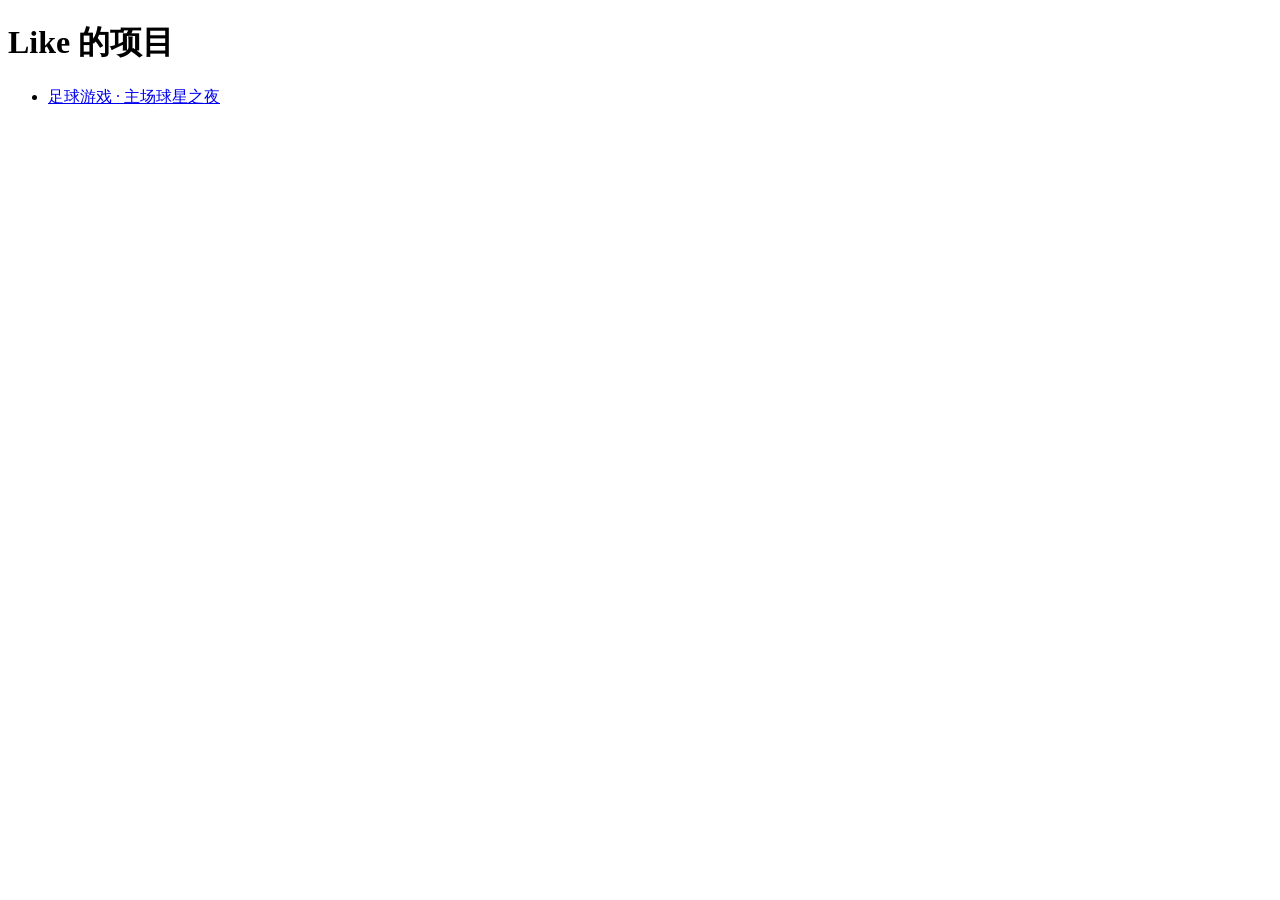
<file: index.html>
<!doctype html>
<html lang="zh-CN">
<head>
  <meta charset="utf-8">
  <meta name="viewport" content="width=device-width, initial-scale=1">
  <title>Like 的项目</title>
</head>
<body>
  <main>
    <h1>Like 的项目</h1>
    <ul><li><a href="./football-game/">足球游戏 · 主场球星之夜</a></li></ul>
  </main>
</body>
</html>
</file>
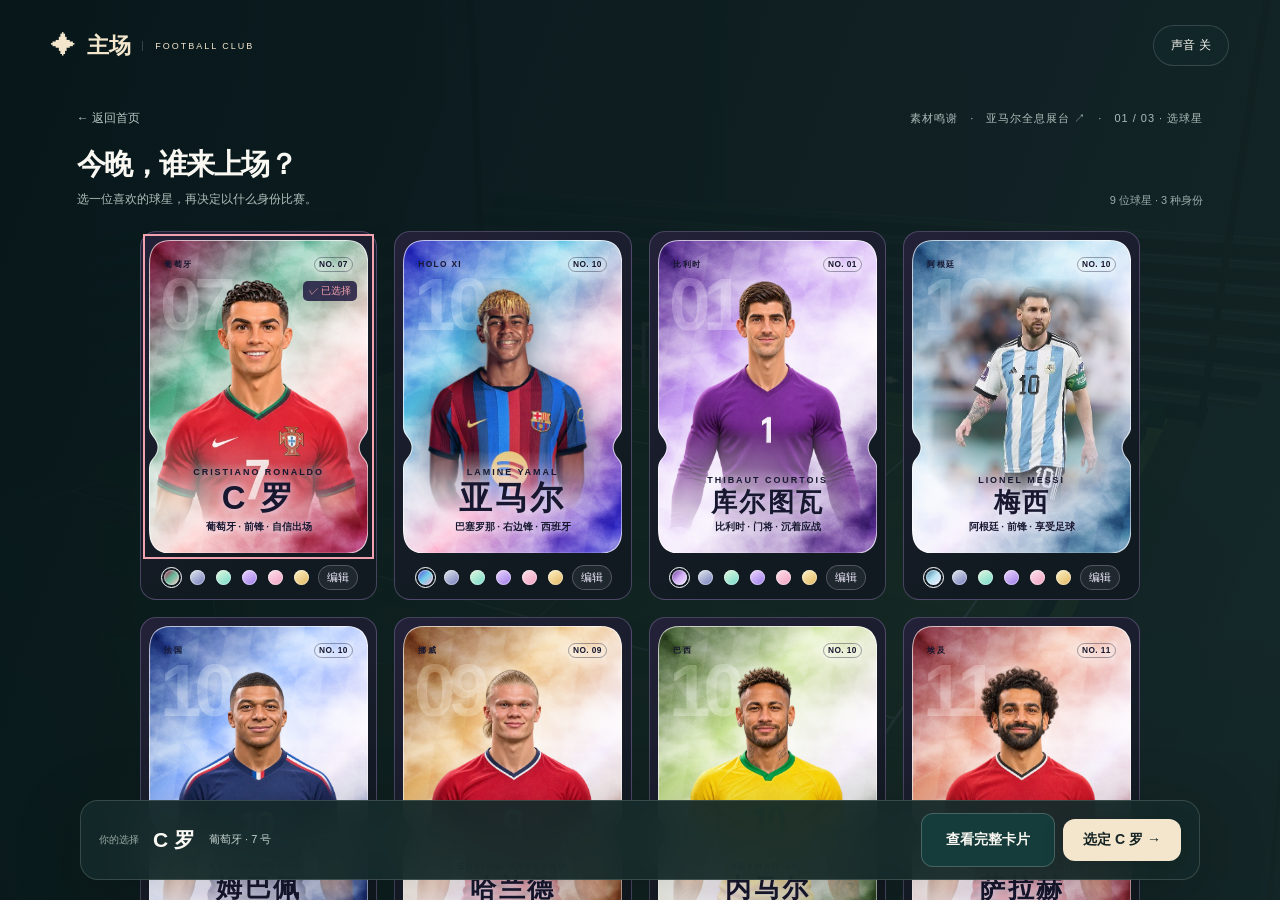
<file: football-game/index.html>
<!doctype html><html lang="zh-CN"><head><base href="./play-v3/"><meta charset="utf-8"><meta name="viewport" content="width=device-width,initial-scale=1,viewport-fit=cover"><title>主场 · 球星之夜</title><link rel="stylesheet" href="style.css?v=3q"><script type="importmap">{"imports":{"three":"../vendor/three.module.js"}}</script><link rel="stylesheet" href="holo-roster.css?v=4a"></head><body>
<div id="world" aria-label="三维足球场"></div><div class="vignette"></div>
<header><a href="#start" class="brand">✦ <b>主场</b><span>FOOTBALL CLUB</span></a><div class="header-right"><button id="sound" aria-pressed="false">声音 关</button><button id="view" hidden>视角：跟随</button><button id="pause" hidden>暂停 Ⅱ</button></div></header>
<main>
<section id="start" class="screen start"><div class="hero-copy"><p class="eyebrow">YOUR GAME. YOUR MOMENT.</p><h1>这一脚，<br>全场记住。</h1><p class="lead">穿上 7 号球衣，走进你的主场。</p><button class="primary" id="choose-star">选择球星 <span>↗</span></button><div class="mini-features"><span>自由跑动</span><i></i><span>蓄力射门</span><i></i><span>全场欢呼</span></div></div><div class="hero-art"><span class="giant-seven">7</span><picture><source srcset="../game/assets/ronaldo.webp" type="image/webp"><img src="../game/assets/ronaldo.png" alt="C罗"/></picture><div class="nameplate"><span>CRISTIANO</span><strong>RONALDO</strong><p>葡萄牙 · 7 号</p></div></div><div class="bottom-note">九位球星，三种比赛视角。</div></section>
<section id="stars" class="screen" hidden><div class="step-head"><button class="back" type="button" data-back="start">← 返回首页</button><span><a href="credits.html" target="_blank" rel="noopener">素材鸣谢</a>　·　<a href="yamal-card.html" target="_blank" rel="noopener">亚马尔全息展台 ↗</a>　·　01 / 03 · 选球星</span></div><div class="roster-heading"><div><p class="eyebrow">THE STARTING NINE</p><h2>今晚，谁来上场？</h2><p>选一位喜欢的球星，再决定以什么身份比赛。</p></div><span>9 位球星 · 3 种身份</span></div><div class="roster" id="roster" aria-label="选择你的球星"></div><div class="selection-bar glass"><div><span class="selected-label">你的选择</span><strong id="chosen-name">C 罗</strong><span id="chosen-country">葡萄牙 · 7 号</span></div><div class="selection-actions"><button class="secondary" id="view-full-card" type="button">查看完整卡片</button><button class="primary" id="choose-role">选定 C 罗 →</button></div></div></section>
<section id="roles" class="screen" hidden><div class="step-head"><button class="back" data-back="stars">← 选球星</button><span>02 / 03 · 选身份</span></div><div class="role-heading"><p class="eyebrow">MAKE IT YOUR GAME</p><h2>今天，你来掌控什么？</h2><p>同一座球场，三种不同的挑战。</p></div><div class="roles-grid"><button class="role-card active" data-role="player" aria-pressed="true"><span class="role-icon">↗</span><small>ATTACK</small><h3>球员</h3><p>带球寻找角度<br>突破门将，完成射门</p><span class="role-tag">5 次射门</span></button><button class="role-card" data-role="keeper" aria-pressed="false"><span class="role-icon">⌁</span><small>DEFEND</small><h3>门将</h3><p>观察来球方向<br>移动、扑救，守住球门</p><span class="role-tag">5 次扑救</span></button><button class="role-card" data-role="referee" aria-pressed="false"><span class="role-icon">⚑</span><small>DECIDE</small><h3>裁判</h3><p>跟随球员跑动<br>看清接触，作出判罚</p><span class="role-tag">4 次判罚</span></button></div><div class="role-footer"><span><b id="role-star">C 罗</b> · <b id="role-selected">球员</b></span><button class="primary" id="prepare">准备上场 <span>→</span></button></div></section>
<section id="brief" class="screen centered" hidden><div class="brief-panel glass"><p class="eyebrow">03 / 03 · 走进球场</p><h2 id="brief-title">射门挑战</h2><p id="brief-goal"></p><div id="instructions"></div><p id="load-status" role="status">正在准备球员…</p><button class="primary" id="kickoff" disabled>球员准备中…</button><button class="text-button" data-back="roles">重新选择身份</button></div></section>
<section id="match" class="screen" hidden><div class="scoreboard glass"><div><small id="mode-label">射门挑战</small><strong id="score">0 <em>/ 5</em></strong></div><span class="score-divider"></span><div><small id="round-label">第 1 / 5 球</small><strong id="clock">00:00</strong></div></div><div class="match-tag glass"><span class="live-dot"></span><span id="player-tag">C罗 · 球员</span></div><div id="broadcast" hidden><span id="broadcast-label">球星特写</span><button id="skip-cutaway">下一球 →</button></div><div id="event" role="status" aria-live="polite"><small id="event-small"></small><strong id="event-title"></strong><p id="event-detail"></p></div><div class="match-help glass" id="match-help"></div><div id="shot-controls"><p id="aim-status" role="status">点击球门选择落点</p><label class="power-label" for="power">射门力度 <output id="power-value" for="power">65%</output></label><input type="range" class="power-track" id="power" min="18" max="100" value="65" disabled><button id="action" class="action">射门</button></div><div class="touch-pad" id="touch-pad"><button data-key="KeyW" class="up" aria-label="向前跑">↑</button><button data-key="KeyA" aria-label="向左跑">←</button><button data-key="KeyS" aria-label="向后跑">↓</button><button data-key="KeyD" aria-label="向右跑">→</button></div><div id="ref-controls" hidden><button id="foul" class="primary">鸣哨 · 判犯规</button><button id="play-on" class="secondary">比赛继续</button><button id="ref-replay" class="secondary" disabled>↻ 再看一次</button></div><div class="round-dots" id="round-dots"></div></section>
<section id="results" class="screen centered" hidden><div class="result-panel glass"><p class="eyebrow">THE FINAL WHISTLE</p><h2 id="result-title">精彩表现！</h2><div class="result-score" id="result-score">3 <span>/ 5</span></div><p id="result-desc"></p><div class="result-actions"><button class="primary" id="again">再来一场 ↗</button><button class="secondary" id="change-role">换个身份</button></div><button class="text-button" data-back="stars">换一位球星</button></div></section>
</main><div id="pause-panel" class="modal" hidden><div class="glass"><p class="eyebrow">TAKE A BREATH</p><h2>中场休息</h2><button class="primary" id="resume">继续比赛</button><button class="text-button" id="exit-match">退出本场</button></div></div><div id="fatal" hidden role="alert"></div><script type="module" src="app.js?v=4c"></script><svg width="0" height="0" style="position:absolute" aria-hidden="true">
  <defs>
    <clipPath id="yamal-ticket" clipPathUnits="objectBoundingBox">
      <path d="M.10 0H.90Q1 0 1 .076V.595Q1 .611 .982 .627Q.94 .661 .982 .696Q1 .711 1 .727V.924Q1 1 .90 1H.10Q0 1 0 .924V.727Q0 .711 .018 .696Q.06 .661 .018 .627Q0 .611 0 .595V.076Q0 0 .10 0Z"/>
    </clipPath>
    <filter id="yamal-marble" x="0" y="0" width="100%" height="100%" color-interpolation-filters="sRGB">
      <feTurbulence type="fractalNoise" baseFrequency=".017 .023" numOctaves="5" seed="12"/>
      <feColorMatrix type="saturate" values="0"/>
      <feComponentTransfer><feFuncR type="linear" slope="2.65" intercept="-.82"/><feFuncG type="linear" slope="2.65" intercept="-.82"/><feFuncB type="linear" slope="2.65" intercept="-.82"/><feFuncA type="linear" slope="0" intercept="1"/></feComponentTransfer>
    </filter>
    <filter id="yamal-grain" x="0" y="0" width="100%" height="100%">
      <feTurbulence type="fractalNoise" baseFrequency=".73" numOctaves="3" seed="4"/>
      <feColorMatrix type="saturate" values="0"/>
    </filter>
    <pattern id="yamal-facets" width="67" height="70" patternUnits="userSpaceOnUse" patternTransform="rotate(-16)">
      <path d="M0 0 32 8 17 38ZM67 0 32 8 54 29ZM17 38 54 29 38 65ZM0 70 17 38 38 65Z" fill="#fff" fill-opacity=".18"/>
      <path d="M0 0 17 38 0 70ZM32 8 17 38 54 29ZM67 70 38 65 54 29Z" fill="#130934" fill-opacity=".19"/>
    </pattern>
  </defs>
</svg>
<template id="roster-hologram"><div class="roster-holo"><div class="face">
            <svg class="metal" viewBox="0 0 260 372" preserveAspectRatio="none" aria-hidden="true"><rect width="260" height="372" filter="url(#yamal-marble)"/></svg>
            <svg class="etch" viewBox="0 0 260 372" preserveAspectRatio="none" aria-hidden="true"><rect width="260" height="372" fill="url(#yamal-facets)"/><rect width="260" height="372" filter="url(#yamal-grain)" opacity=".44"/></svg>
            <div class="light" aria-hidden="true"></div>
            <div class="number" aria-hidden="true"></div>
            <img class="player" alt="">
            <div class="player-shine" aria-hidden="true"></div>
            <div class="collection"><span></span><span></span></div>
            <div class="copy">
              <span class="latin"></span>
              <strong></strong>
              <p></p>
            </div>
            <svg class="edge" viewBox="0 0 260 372" preserveAspectRatio="none" aria-hidden="true">
              <path d="M26 0H234Q260 0 260 28V221Q260 227 255.32 233.24Q244.4 245.89 255.32 258.91Q260 264.49 260 270.44V344Q260 372 234 372H26Q0 372 0 344V270.44Q0 264.49 4.68 258.91Q15.6 245.89 4.68 233.24Q0 227 0 221V28Q0 0 26 0Z" fill="none" stroke="#fff" stroke-opacity=".65" stroke-width="2.5"/>
            </svg>
          </div>
        </div><span class="selected-mark">选择</span></template>
<dialog id="full-player-card" aria-labelledby="full-player-card-title">
  <div class="card-dialog-bar"><strong id="full-player-card-title">完整球星卡</strong><button class="secondary" id="close-full-card" type="button">返回选人</button></div>
  <iframe title="互动全息球星卡"></iframe>
</dialog>
<dialog id="roster-card-editor" aria-labelledby="roster-card-editor-title">
  <form method="dialog">
    <h2 id="roster-card-editor-title">编辑球星卡</h2>
    <label>标题<input name="cardTitle" maxlength="18" required></label>
    <label>说明<input name="cardDescription" maxlength="65"></label>
    <div class="card-edit-actions"><button class="secondary" value="cancel" formnovalidate>取消</button><button class="primary" value="save">保存</button></div>
  </form>
</dialog>
</body></html>
</file>
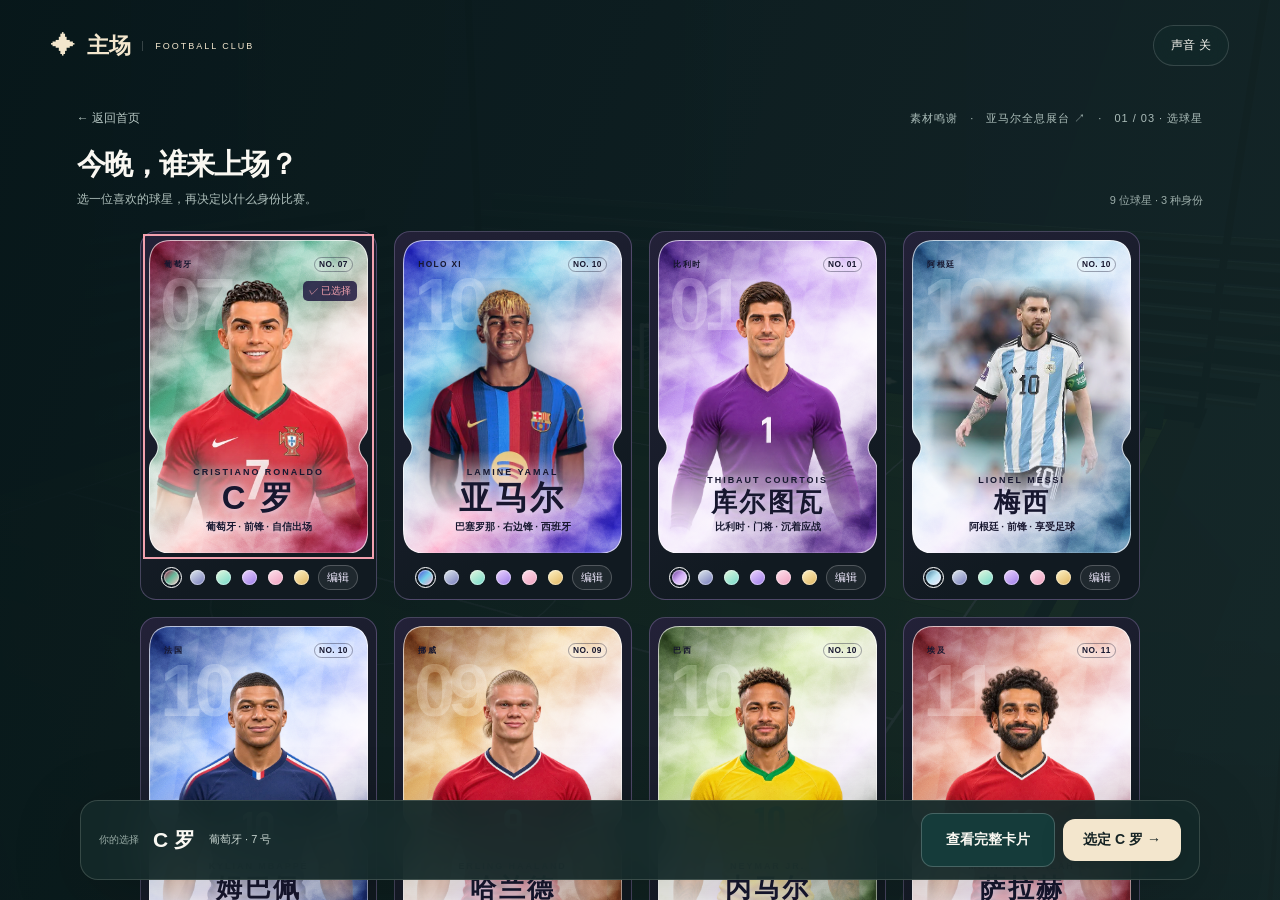
<file: football-game/play-v3/index.html>
<!doctype html><html lang="zh-CN"><head><meta charset="utf-8"><meta name="viewport" content="width=device-width,initial-scale=1,viewport-fit=cover"><title>主场 · 球星之夜</title><link rel="stylesheet" href="style.css?v=3q"><script type="importmap">{"imports":{"three":"../vendor/three.module.js"}}</script><link rel="stylesheet" href="holo-roster.css?v=4a"></head><body>
<div id="world" aria-label="三维足球场"></div><div class="vignette"></div>
<header><a href="#start" class="brand">✦ <b>主场</b><span>FOOTBALL CLUB</span></a><div class="header-right"><button id="sound" aria-pressed="false">声音 关</button><button id="view" hidden>视角：跟随</button><button id="pause" hidden>暂停 Ⅱ</button></div></header>
<main>
<section id="start" class="screen start"><div class="hero-copy"><p class="eyebrow">YOUR GAME. YOUR MOMENT.</p><h1>这一脚，<br>全场记住。</h1><p class="lead">穿上 7 号球衣，走进你的主场。</p><button class="primary" id="choose-star">选择球星 <span>↗</span></button><div class="mini-features"><span>自由跑动</span><i></i><span>蓄力射门</span><i></i><span>全场欢呼</span></div></div><div class="hero-art"><span class="giant-seven">7</span><picture><source srcset="../game/assets/ronaldo.webp" type="image/webp"><img src="../game/assets/ronaldo.png" alt="C罗"/></picture><div class="nameplate"><span>CRISTIANO</span><strong>RONALDO</strong><p>葡萄牙 · 7 号</p></div></div><div class="bottom-note">九位球星，三种比赛视角。</div></section>
<section id="stars" class="screen" hidden><div class="step-head"><button class="back" type="button" data-back="start">← 返回首页</button><span><a href="credits.html" target="_blank" rel="noopener">素材鸣谢</a>　·　<a href="yamal-card.html" target="_blank" rel="noopener">亚马尔全息展台 ↗</a>　·　01 / 03 · 选球星</span></div><div class="roster-heading"><div><p class="eyebrow">THE STARTING NINE</p><h2>今晚，谁来上场？</h2><p>选一位喜欢的球星，再决定以什么身份比赛。</p></div><span>9 位球星 · 3 种身份</span></div><div class="roster" id="roster" aria-label="选择你的球星"></div><div class="selection-bar glass"><div><span class="selected-label">你的选择</span><strong id="chosen-name">C 罗</strong><span id="chosen-country">葡萄牙 · 7 号</span></div><div class="selection-actions"><button class="secondary" id="view-full-card" type="button">查看完整卡片</button><button class="primary" id="choose-role">选定 C 罗 →</button></div></div></section>
<section id="roles" class="screen" hidden><div class="step-head"><button class="back" data-back="stars">← 选球星</button><span>02 / 03 · 选身份</span></div><div class="role-heading"><p class="eyebrow">MAKE IT YOUR GAME</p><h2>今天，你来掌控什么？</h2><p>同一座球场，三种不同的挑战。</p></div><div class="roles-grid"><button class="role-card active" data-role="player" aria-pressed="true"><span class="role-icon">↗</span><small>ATTACK</small><h3>球员</h3><p>带球寻找角度<br>突破门将，完成射门</p><span class="role-tag">5 次射门</span></button><button class="role-card" data-role="keeper" aria-pressed="false"><span class="role-icon">⌁</span><small>DEFEND</small><h3>门将</h3><p>观察来球方向<br>移动、扑救，守住球门</p><span class="role-tag">5 次扑救</span></button><button class="role-card" data-role="referee" aria-pressed="false"><span class="role-icon">⚑</span><small>DECIDE</small><h3>裁判</h3><p>跟随球员跑动<br>看清接触，作出判罚</p><span class="role-tag">4 次判罚</span></button></div><div class="role-footer"><span><b id="role-star">C 罗</b> · <b id="role-selected">球员</b></span><button class="primary" id="prepare">准备上场 <span>→</span></button></div></section>
<section id="brief" class="screen centered" hidden><div class="brief-panel glass"><p class="eyebrow">03 / 03 · 走进球场</p><h2 id="brief-title">射门挑战</h2><p id="brief-goal"></p><div id="instructions"></div><p id="load-status" role="status">正在准备球员…</p><button class="primary" id="kickoff" disabled>球员准备中…</button><button class="text-button" data-back="roles">重新选择身份</button></div></section>
<section id="match" class="screen" hidden><div class="scoreboard glass"><div><small id="mode-label">射门挑战</small><strong id="score">0 <em>/ 5</em></strong></div><span class="score-divider"></span><div><small id="round-label">第 1 / 5 球</small><strong id="clock">00:00</strong></div></div><div class="match-tag glass"><span class="live-dot"></span><span id="player-tag">C罗 · 球员</span></div><div id="broadcast" hidden><span id="broadcast-label">球星特写</span><button id="skip-cutaway">下一球 →</button></div><div id="event" role="status" aria-live="polite"><small id="event-small"></small><strong id="event-title"></strong><p id="event-detail"></p></div><div class="match-help glass" id="match-help"></div><div id="shot-controls"><p id="aim-status" role="status">点击球门选择落点</p><label class="power-label" for="power">射门力度 <output id="power-value" for="power">65%</output></label><input type="range" class="power-track" id="power" min="18" max="100" value="65" disabled><button id="action" class="action">射门</button></div><div class="touch-pad" id="touch-pad"><button data-key="KeyW" class="up" aria-label="向前跑">↑</button><button data-key="KeyA" aria-label="向左跑">←</button><button data-key="KeyS" aria-label="向后跑">↓</button><button data-key="KeyD" aria-label="向右跑">→</button></div><div id="ref-controls" hidden><button id="foul" class="primary">鸣哨 · 判犯规</button><button id="play-on" class="secondary">比赛继续</button><button id="ref-replay" class="secondary" disabled>↻ 再看一次</button></div><div class="round-dots" id="round-dots"></div></section>
<section id="results" class="screen centered" hidden><div class="result-panel glass"><p class="eyebrow">THE FINAL WHISTLE</p><h2 id="result-title">精彩表现！</h2><div class="result-score" id="result-score">3 <span>/ 5</span></div><p id="result-desc"></p><div class="result-actions"><button class="primary" id="again">再来一场 ↗</button><button class="secondary" id="change-role">换个身份</button></div><button class="text-button" data-back="stars">换一位球星</button></div></section>
</main><div id="pause-panel" class="modal" hidden><div class="glass"><p class="eyebrow">TAKE A BREATH</p><h2>中场休息</h2><button class="primary" id="resume">继续比赛</button><button class="text-button" id="exit-match">退出本场</button></div></div><div id="fatal" hidden role="alert"></div><script type="module" src="app.js?v=4c"></script><svg width="0" height="0" style="position:absolute" aria-hidden="true">
  <defs>
    <clipPath id="yamal-ticket" clipPathUnits="objectBoundingBox">
      <path d="M.10 0H.90Q1 0 1 .076V.595Q1 .611 .982 .627Q.94 .661 .982 .696Q1 .711 1 .727V.924Q1 1 .90 1H.10Q0 1 0 .924V.727Q0 .711 .018 .696Q.06 .661 .018 .627Q0 .611 0 .595V.076Q0 0 .10 0Z"/>
    </clipPath>
    <filter id="yamal-marble" x="0" y="0" width="100%" height="100%" color-interpolation-filters="sRGB">
      <feTurbulence type="fractalNoise" baseFrequency=".017 .023" numOctaves="5" seed="12"/>
      <feColorMatrix type="saturate" values="0"/>
      <feComponentTransfer><feFuncR type="linear" slope="2.65" intercept="-.82"/><feFuncG type="linear" slope="2.65" intercept="-.82"/><feFuncB type="linear" slope="2.65" intercept="-.82"/><feFuncA type="linear" slope="0" intercept="1"/></feComponentTransfer>
    </filter>
    <filter id="yamal-grain" x="0" y="0" width="100%" height="100%">
      <feTurbulence type="fractalNoise" baseFrequency=".73" numOctaves="3" seed="4"/>
      <feColorMatrix type="saturate" values="0"/>
    </filter>
    <pattern id="yamal-facets" width="67" height="70" patternUnits="userSpaceOnUse" patternTransform="rotate(-16)">
      <path d="M0 0 32 8 17 38ZM67 0 32 8 54 29ZM17 38 54 29 38 65ZM0 70 17 38 38 65Z" fill="#fff" fill-opacity=".18"/>
      <path d="M0 0 17 38 0 70ZM32 8 17 38 54 29ZM67 70 38 65 54 29Z" fill="#130934" fill-opacity=".19"/>
    </pattern>
  </defs>
</svg>
<template id="roster-hologram"><div class="roster-holo"><div class="face">
            <svg class="metal" viewBox="0 0 260 372" preserveAspectRatio="none" aria-hidden="true"><rect width="260" height="372" filter="url(#yamal-marble)"/></svg>
            <svg class="etch" viewBox="0 0 260 372" preserveAspectRatio="none" aria-hidden="true"><rect width="260" height="372" fill="url(#yamal-facets)"/><rect width="260" height="372" filter="url(#yamal-grain)" opacity=".44"/></svg>
            <div class="light" aria-hidden="true"></div>
            <div class="number" aria-hidden="true"></div>
            <img class="player" alt="">
            <div class="player-shine" aria-hidden="true"></div>
            <div class="collection"><span></span><span></span></div>
            <div class="copy">
              <span class="latin"></span>
              <strong></strong>
              <p></p>
            </div>
            <svg class="edge" viewBox="0 0 260 372" preserveAspectRatio="none" aria-hidden="true">
              <path d="M26 0H234Q260 0 260 28V221Q260 227 255.32 233.24Q244.4 245.89 255.32 258.91Q260 264.49 260 270.44V344Q260 372 234 372H26Q0 372 0 344V270.44Q0 264.49 4.68 258.91Q15.6 245.89 4.68 233.24Q0 227 0 221V28Q0 0 26 0Z" fill="none" stroke="#fff" stroke-opacity=".65" stroke-width="2.5"/>
            </svg>
          </div>
        </div><span class="selected-mark">选择</span></template>
<dialog id="full-player-card" aria-labelledby="full-player-card-title">
  <div class="card-dialog-bar"><strong id="full-player-card-title">完整球星卡</strong><button class="secondary" id="close-full-card" type="button">返回选人</button></div>
  <iframe title="互动全息球星卡"></iframe>
</dialog>
<dialog id="roster-card-editor" aria-labelledby="roster-card-editor-title">
  <form method="dialog">
    <h2 id="roster-card-editor-title">编辑球星卡</h2>
    <label>标题<input name="cardTitle" maxlength="18" required></label>
    <label>说明<input name="cardDescription" maxlength="65"></label>
    <div class="card-edit-actions"><button class="secondary" value="cancel" formnovalidate>取消</button><button class="primary" value="save">保存</button></div>
  </form>
</dialog>
</body></html>
</file>
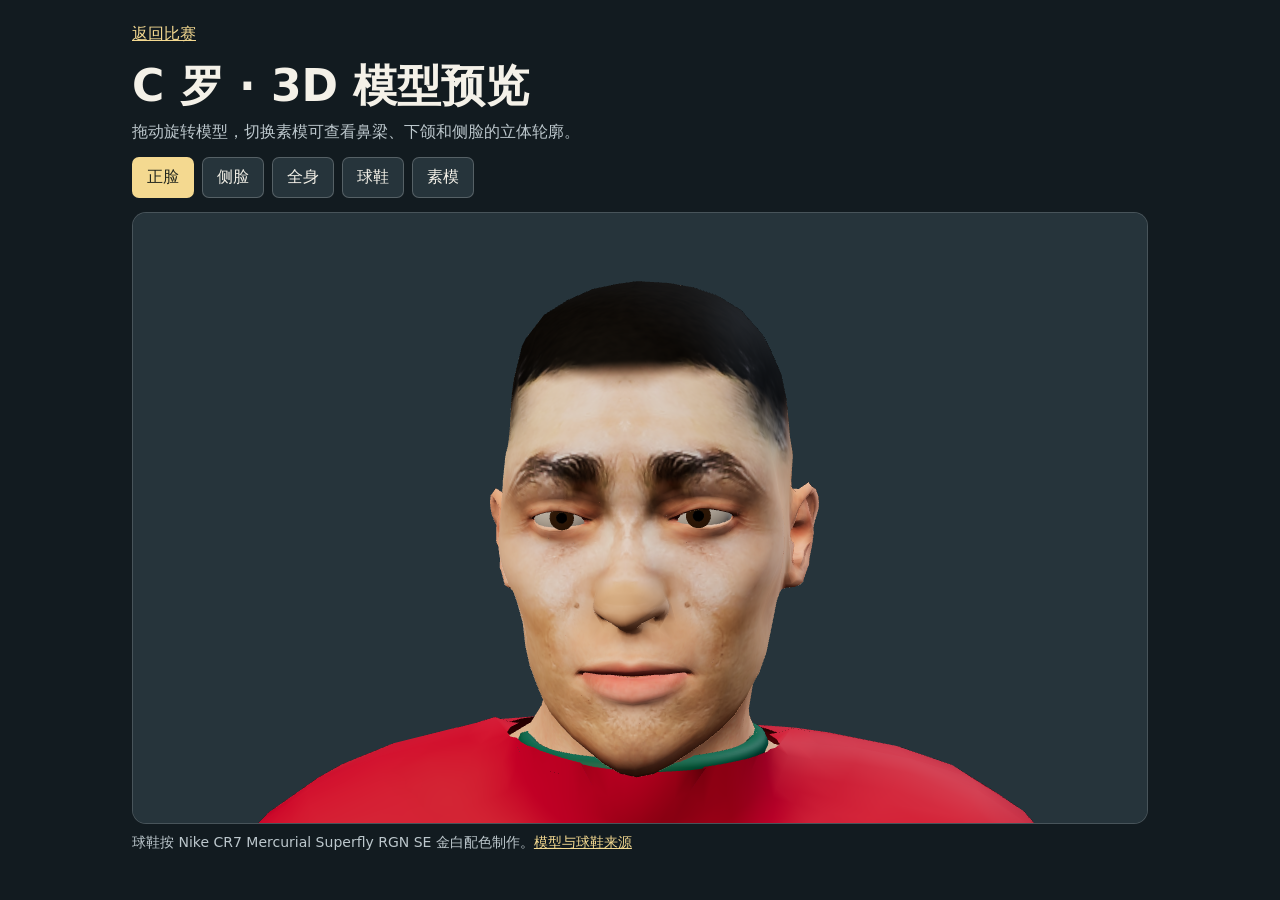
<file: football-game/play-v3/cr7-preview.html>
<!doctype html>
<html lang="zh-CN">
<head>
<meta charset="utf-8">
<meta name="viewport" content="width=device-width, initial-scale=1">
<title>C 罗 · 3D 模型预览</title>
<script type="importmap">{"imports":{"three":"../vendor/three.module.js"}}</script>
<style>
*{box-sizing:border-box}
body{margin:0;background:#121b20;color:#f4f1e8;font:16px system-ui,sans-serif}
main{max-width:1100px;margin:auto;padding:24px clamp(14px,4vw,42px)}
a{color:#f4d990}
h1{margin:12px 0 6px;font-size:clamp(28px,5vw,44px)}
p{color:#bcc7cc;margin:0 0 14px}
figure{margin:14px 0 0}
#stage{height:clamp(360px,68vh,740px);position:relative;border:1px solid #ffffff28;border-radius:14px;overflow:hidden;background:#26343b;touch-action:none;cursor:grab}
#stage:active{cursor:grabbing}
canvas{display:block}
.controls{display:flex;gap:8px;flex-wrap:wrap;align-items:center}
button{color:inherit;background:#26343b;border:1px solid #ffffff38;padding:9px 14px;border-radius:7px;font:inherit;cursor:pointer}
button[aria-pressed=true]{background:#f4d990;color:#20251d;border-color:transparent}
button:focus-visible,a:focus-visible,#stage:focus-visible{outline:2px solid #f4d990;outline-offset:3px}
#status{position:absolute;left:12px;bottom:10px;margin:0;pointer-events:none;background:#121b20d9;padding:5px 9px;border-radius:4px}
figcaption{margin-top:10px;color:#bcc7cc;font-size:14px}
</style>
</head>
<body>
<main>
<a href="./">返回比赛</a>
<h1>C 罗 · 3D 模型预览</h1>
<p>拖动旋转模型，切换素模可查看鼻梁、下颌和侧脸的立体轮廓。</p>
<div class="controls" aria-label="模型视角">
<button data-view="face" aria-pressed="true">正脸</button>
<button data-view="profile" aria-pressed="false">侧脸</button>
<button data-view="body" aria-pressed="false">全身</button>
<button data-view="boots" aria-pressed="false">球鞋</button>
<button id="clay" aria-pressed="false">素模</button>
</div>
<figure>
<div id="stage" tabindex="0" aria-label="C 罗 3D 模型，使用左右方向键旋转">
<p id="status" role="status">正在载入模型…</p>
</div>
<figcaption>球鞋按 Nike CR7 Mercurial Superfly RGN SE 金白配色制作。<a href="credits.html">模型与球鞋来源</a></figcaption>
</figure>
</main>
<script type="module" src="./cr7-preview.js?v=3x"></script>
</body>
</html>
</file>
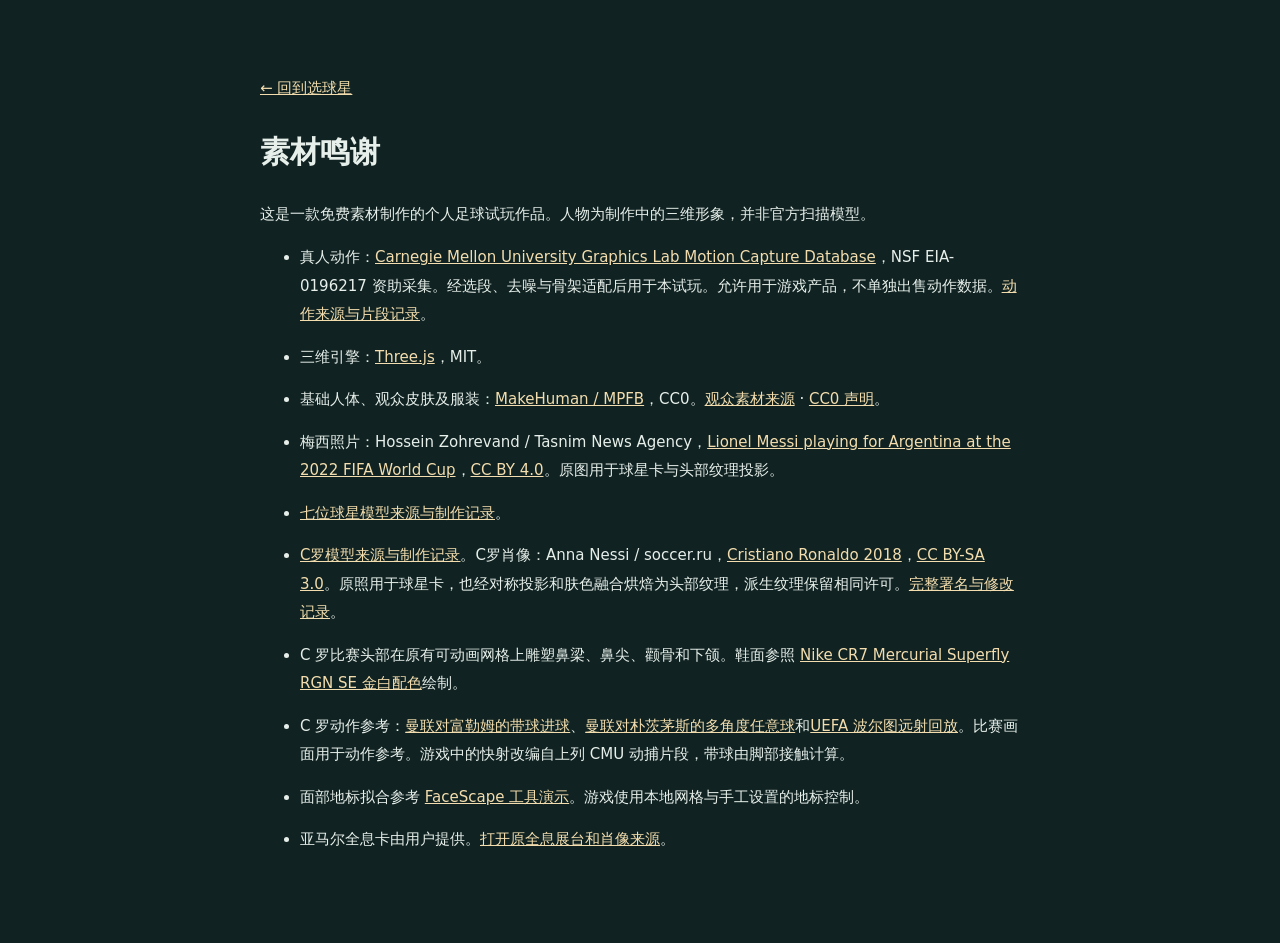
<file: football-game/play-v3/credits.html>
<!doctype html><html lang="zh-CN"><meta charset="utf-8"><meta name="viewport" content="width=device-width,initial-scale=1"><title>主场 · 素材鸣谢</title><style>body{max-width:760px;margin:50px auto;padding:24px;background:#102322;color:#e7efea;font:15px/1.9 system-ui}a{color:#f3ddae}h1{font-size:30px}li{margin:14px 0}</style><a href="./">← 回到选球星</a><h1>素材鸣谢</h1><p>这是一款免费素材制作的个人足球试玩作品。人物为制作中的三维形象，并非官方扫描模型。</p><ul><li>真人动作：<a href="https://mocap.cs.cmu.edu/">Carnegie Mellon University Graphics Lab Motion Capture Database</a>，NSF EIA-0196217 资助采集。经选段、去噪与骨架适配后用于本试玩。允许用于游戏产品，不单独出售动作数据。<a href="assets/mocap-contract.json">动作来源与片段记录</a>。</li><li>三维引擎：<a href="https://github.com/mrdoob/three.js">Three.js</a>，MIT。</li><li>基础人体、观众皮肤及服装：<a href="https://github.com/makehumancommunity/mpfb2">MakeHuman / MPFB</a>，CC0。<a href="assets/crowd/provenance.json">观众素材来源</a> · <a href="assets/LICENSE-MPFB-CC0.txt">CC0 声明</a>。</li><li>梅西照片：Hossein Zohrevand / Tasnim News Agency，<a href="https://commons.wikimedia.org/wiki/File:Lionel-Messi-Argentina-2022-FIFA-World-Cup.jpg">Lionel Messi playing for Argentina at the 2022 FIFA World Cup</a>，<a href="https://creativecommons.org/licenses/by/4.0/">CC BY 4.0</a>。原图用于球星卡与头部纹理投影。</li><li><a href="assets/players/PROVENANCE.txt">七位球星模型来源与制作记录</a>。</li><li><a href="assets/ronaldo-natural-provenance.json">C罗模型来源与制作记录</a>。C罗肖像：Anna Nessi / soccer.ru，<a href="https://commons.wikimedia.org/wiki/File:Cristiano_Ronaldo_2018.jpg">Cristiano Ronaldo 2018</a>，<a href="https://creativecommons.org/licenses/by-sa/3.0/">CC BY-SA 3.0</a>。原照用于球星卡，也经对称投影和肤色融合烘焙为头部纹理，派生纹理保留相同许可。<a href="assets/RONALDO-ATTRIBUTION.txt">完整署名与修改记录</a>。</li><li>C 罗比赛头部在原有可动画网格上雕塑鼻梁、鼻尖、颧骨和下颌。鞋面参照 <a href="https://www.nike.com/ca/t/nike-mercurial-superfly-rgn-se-firm-ground-low-top-football-boots-rEOGuwcq/IQ2995-900">Nike CR7 Mercurial Superfly RGN SE 金白配色</a>绘制。</li><li>C 罗动作参考：<a href="https://www.manutd.com/en/mutv/videos/detail/cristiano-ronaldo-goal-v-fulham-in-february-2007">曼联对富勒姆的带球进球</a>、<a href="https://www.youtube.com/watch?v=t0dgGSFWhno">曼联对朴茨茅斯的多角度任意球</a>和<a href="https://www.uefa.com/uefachampionsleague/history/video/0264-1116683b4d91-27c3d98cc0e8-1000--ronaldo-2009-stunner-against-porto/">UEFA 波尔图远射回放</a>。比赛画面用于动作参考。游戏中的快射改编自上列 CMU 动捕片段，带球由脚部接触计算。</li><li>面部地标拟合参考 <a href="https://github.com/zhuhao-nju/facescape#toolkit">FaceScape 工具演示</a>。游戏使用本地网格与手工设置的地标控制。</li><li>亚马尔全息卡由用户提供。<a href="yamal-card.html">打开原全息展台和肖像来源</a>。</li></ul></html>
</file>
<file: football-game/play-v3/style.css>
:root{color-scheme:dark;--cream:#f3e6cd;--red:#d9374b;--muted:#aab4b7}*{box-sizing:border-box}html,body{margin:0;width:100%;height:100%;overflow:hidden;font-family:Inter,"Segoe UI","Microsoft YaHei",sans-serif;background:#081817;color:#faf8f2}button,a{-webkit-tap-highlight-color:transparent}button{font:inherit;color:inherit;cursor:pointer}button:focus-visible,a:focus-visible{outline:3px solid #ffe1a1;outline-offset:5px}button:disabled{cursor:wait;opacity:.5}button{border:0}a{color:inherit;text-decoration:none}[hidden]{display:none!important}#world,.vignette{position:fixed;inset:0}#world canvas{display:block;width:100%;height:100%;touch-action:none}.vignette{pointer-events:none;background:linear-gradient(90deg,rgba(3,16,16,.87),transparent 80%),linear-gradient(0deg,rgba(0,8,10,.35),transparent 30%)}body[data-screen=match] .vignette{background:linear-gradient(0deg,rgba(1,10,13,.6),transparent 30%,transparent 80%,rgba(1,10,13,.55))}header{position:fixed;z-index:30;left:4vw;right:4vw;top:25px;display:flex;justify-content:space-between;align-items:center}.brand{display:flex;align-items:center;gap:11px;font-size:25px;color:var(--cream)}.brand b{font-size:22px}.brand>span{font-size:9px;letter-spacing:2px;border-left:1px solid #ffffff30;padding-left:12px}.header-right{display:flex;gap:8px}.header-right button{background:#142c2c88;border:1px solid #ffffff26;border-radius:30px;padding:11px 17px;font-size:12px;backdrop-filter:blur(20px)}main{position:relative;z-index:10;pointer-events:none;height:100%}.screen{height:100%;padding:110px 7vw 55px;pointer-events:auto;animation:enter .45s ease both}body[data-screen=match] main,body[data-screen=match] .screen{pointer-events:none}.screen button,.screen a{pointer-events:auto}@keyframes enter{from{opacity:0;transform:translateY(14px)}to{opacity:1;transform:none}}.start{display:flex;align-items:center;position:relative}.hero-copy{z-index:3;width:55%;padding-bottom:15px}.eyebrow{font-size:10px;letter-spacing:4px;color:#d6bea0;margin:0 0 26px}h1{font-size:clamp(48px,6.7vw,94px);line-height:1.13;font-weight:850;letter-spacing:-4px;margin:0 0 24px}h2{font-size:clamp(30px,3.6vw,52px);line-height:1.2;letter-spacing:-1.6px;margin:0 0 20px}.lead{line-height:1.9;font-size:16px;color:#bbc7c5;margin-bottom:32px}.primary,.secondary{display:inline-flex;align-items:center;justify-content:center;gap:38px;border-radius:12px;padding:17px 24px;font-size:14px;font-weight:700;transition:transform .2s,background .2s}.primary{background:var(--cream);color:#152324;box-shadow:0 6px 25px #0002}.primary:hover{background:#fff3db;transform:translateY(-2px)}.secondary{background:#153b3a;border:1px solid #ffffff35}.hero-art{position:absolute;right:2%;bottom:0;top:8%;width:55%;pointer-events:none}.hero-art img{position:absolute;bottom:-12%;width:100%;height:112%;object-fit:contain;object-position:center bottom;filter:drop-shadow(0 0 35px #e451411f);mask-image:linear-gradient(#000 75%,transparent)}.giant-seven{font-size:clamp(400px,52vw,730px);line-height:1;color:#ffffff05;position:absolute;right:2%;top:-5%;font-weight:900;font-style:italic;-webkit-text-stroke:1px #dc9f8b22}.nameplate{position:absolute;right:10%;bottom:10%;text-align:right;text-shadow:0 2px 20px #000}.nameplate>span{font-size:12px;letter-spacing:8px}.nameplate strong{display:block;font-size:clamp(26px,4.6vw,60px);font-weight:900;letter-spacing:-2px}.nameplate p{font-size:11px;color:#d2c3aa}.mini-features{display:flex;align-items:center;gap:15px;margin-top:36px;color:#859c99;font-size:11px}.mini-features i{width:3px;height:3px;border-radius:50%;background:#859c99}.bottom-note{position:absolute;bottom:28px;font-size:10px;letter-spacing:3px;color:#91a5a3}.step-head{display:flex;align-items:center;justify-content:space-between;color:#abbdb9;font-size:11px;letter-spacing:1px;margin-bottom:30px}.back,.text-button{background:none;color:#b7c8c4;font-size:12px;padding:10px 0}.selection-layout{display:flex;align-items:center;justify-content:center;gap:10vw;height:calc(100% - 60px)}.small{font-size:11px;color:#8da39c;margin-top:22px}.star-card{position:relative;isolation:isolate;overflow:hidden;width:min(340px,33vw);height:min(490px,65vh);background:radial-gradient(at 20% 10%,#bd394b,#591526 65%,#170e18);border:1px solid #e1a1a37a;border-radius:22px;box-shadow:0 22px 80px #0006,0 0 0 5px #e0a3a912;text-align:left;transform:rotate(3deg);transition:.25s}.star-card:hover{transform:rotate(0) scale(1.025)}.star-card img{position:absolute;width:100%;height:98%;object-fit:contain;bottom:-2%;mask-image:linear-gradient(#000 65%,transparent 94%)}.star-top{position:absolute;top:22px;left:22px;right:22px;display:flex;justify-content:space-between;font-size:12px;z-index:4}.star-title{position:absolute;bottom:23px;left:24px;right:24px;z-index:4}.star-title small{font-size:9px;letter-spacing:2px}.star-title h3{font-size:36px;margin:9px 0}.star-title p{font-size:11px;border-top:1px solid #ffffff30;padding-top:14px}.foil{position:absolute;inset:0;z-index:2;background:repeating-linear-gradient(115deg,transparent 0 18%,#ffffff12 23%,transparent 30% 50%),url('../assets/foil-pattern.svg');background-size:230% 230%,120px;mix-blend-mode:soft-light;animation:foil 7s ease-in-out infinite;pointer-events:none}@keyframes foil{50%{background-position:100% 100%,80px 40px}}.role-heading{text-align:center}.role-heading .eyebrow{margin-bottom:16px}.role-heading p:last-child{font-size:13px;color:#a9bfba}.roles-grid{display:grid;grid-template-columns:repeat(3,1fr);gap:18px;max-width:1050px;margin:28px auto}.role-card{padding:27px;text-align:left;border:1px solid #ffffff20;border-radius:19px;background:linear-gradient(135deg,#203e3a99,#102523cc);backdrop-filter:blur(20px);transition:.2s}.role-card:hover{transform:translateY(-5px)}.role-card.active{border-color:#efd7a6;background:linear-gradient(135deg,#846c4233,#203c32dd);box-shadow:0 0 0 3px #efd7a611}.role-icon{display:block;font-size:38px;color:var(--cream);margin-bottom:14px}.role-card small{font-size:9px;letter-spacing:3px;color:#93aaa1}.role-card h3{font-size:26px;margin:9px 0 12px}.role-card p{color:#acc0ba;font-size:12px;line-height:1.85}.role-tag{display:block;font-size:10px;margin-top:24px;color:#d6c4a1}.role-footer{max-width:1050px;margin:auto;display:flex;justify-content:space-between;align-items:center}.role-footer>span{font-size:12px;color:#aebdb5}.role-footer b{color:var(--cream)}.centered{display:flex;align-items:center;justify-content:center}.glass{background:linear-gradient(135deg,#1c3538d9,#091b20dc);border:1px solid #f0f4e629;box-shadow:0 15px 70px #0003;backdrop-filter:blur(24px)}.brief-panel,.result-panel{border-radius:24px;padding:38px;width:min(510px,95vw);text-align:center}.brief-panel .eyebrow{margin-bottom:20px}.brief-panel h2{font-size:37px}.brief-panel>p:not(.eyebrow){font-size:13px;color:#b6c9c4;line-height:1.7}#instructions{padding:17px 0;margin:18px 0;border-top:1px solid #ffffff15;border-bottom:1px solid #ffffff15;text-align:left;font-size:13px;line-height:2.4;color:#b6c9c4}kbd{font-family:inherit;background:#ffffff13;border:1px solid #ffffff25;border-radius:5px;display:inline-block;min-width:25px;padding:0 5px;text-align:center;font-size:10px;line-height:23px;color:white;margin-right:3px}.brief-panel .primary,.result-panel .primary{width:100%}.brief-panel>.text-button{display:block;margin:12px auto 0}.scoreboard{position:absolute;top:95px;left:4vw;display:flex;gap:25px;padding:17px 25px;border-radius:16px}.scoreboard small{font-size:10px;display:block;color:#a8bbb9;margin-bottom:7px}.scoreboard strong{font-size:26px;font-variant-numeric:tabular-nums}.scoreboard em{font-size:14px;font-style:normal;color:#8ba7a1}.score-divider{width:1px;background:#ffffff20}.match-tag{position:absolute;top:97px;right:4vw;border-radius:30px;padding:13px 17px;font-size:10px}.live-dot{display:inline-block;width:6px;height:6px;background:#9ef4bc;border-radius:50%;margin-right:7px}#event{position:absolute;top:27%;left:15%;right:15%;text-align:center;pointer-events:none;text-shadow:0 2px 24px #000;transition:opacity .2s}#event:empty{display:none}#event small{display:block;font-size:10px;letter-spacing:4px;color:#e3cba8}#event strong{display:block;font-size:clamp(28px,5vw,64px);font-weight:900;margin:10px 0}#event p{font-size:13px;color:#d1e0da}.match-help{position:absolute;left:4vw;bottom:28px;padding:14px 18px;border-radius:12px;font-size:11px;color:#bdd0c8;line-height:1.8}#shot-controls{position:absolute;bottom:28px;right:4vw;width:260px;pointer-events:auto}.power-label{display:flex;justify-content:space-between;font-size:10px;color:#d6e0da;margin-bottom:8px}.power-track{display:block;width:100%;height:28px;margin:0 0 8px;accent-color:#edd99e;cursor:pointer;pointer-events:auto;touch-action:pan-y}.power-track:focus-visible{outline:2px solid #edd99e;outline-offset:2px}.power-track:disabled{cursor:default}.power-track[hidden]{display:none}.action{width:100%;padding:18px 12px;background:#f4e6cd;color:#122927;border-radius:12px;font-weight:700;font-size:12px;touch-action:none;user-select:none}.action:active{background:#e6c388}#ref-controls{position:absolute;bottom:30px;right:4vw;display:flex;gap:10px;pointer-events:auto}#ref-controls button{padding:15px 18px;font-size:12px}.round-dots{position:absolute;top:180px;left:4vw;display:flex;gap:7px}.round-dots i{width:8px;height:8px;border-radius:50%;background:#ffffff25;border:1px solid #ffffff30}.round-dots i.win{background:#a9e4b8}.round-dots i.lose{background:#e97777}.round-dots i.current{box-shadow:0 0 0 3px #ffffff20}.touch-pad{display:none;position:absolute;bottom:30px;left:4vw;grid-template-columns:repeat(3,42px);grid-template-rows:repeat(2,42px);gap:5px;pointer-events:auto}.touch-pad button{background:#1c3a37b0;border:1px solid #ffffff35;border-radius:11px;touch-action:none;font-size:20px}.touch-pad .up{grid-column:2}.touch-pad button:nth-child(2){grid-column:1}.result-score{font-size:90px;font-weight:850;color:var(--cream);letter-spacing:-5px;margin:20px 0}.result-score span{font-size:30px;color:#79988d;letter-spacing:0}.result-panel>p{font-size:13px;color:#b7c8be;line-height:1.9}.result-actions{display:flex;gap:10px;margin-top:30px}.result-actions button{flex:1;white-space:nowrap;gap:5px}.result-panel .text-button{margin-top:18px}.modal{position:fixed;z-index:100;inset:0;display:flex;align-items:center;justify-content:center;background:#00101788;backdrop-filter:blur(8px)}.modal>.glass{border-radius:22px;padding:40px;width:330px;text-align:center}.modal button{display:block;width:100%;margin:12px 0}.modal h2{font-size:35px}#fatal{position:fixed;inset:35% 10%;z-index:200;background:#203d39;padding:30px;border-radius:20px;text-align:center}@media(max-height:750px) and (min-width:801px){.screen{padding-top:90px;padding-bottom:25px}.role-heading h2{font-size:34px}.role-heading .eyebrow{margin-bottom:8px}.step-head{margin-bottom:15px}.roles-grid{margin:18px auto}.role-card{padding:18px}.role-icon{font-size:26px;margin-bottom:8px}.role-tag{margin-top:10px}.brief-panel{padding:25px}}
@media(max-width:800px){header{top:18px}.brand>span{display:none}.screen{padding:90px 6vw 22px}.hero-copy{width:80%;align-self:flex-start;margin-top:7vh}.hero-copy h1{font-size:56px;letter-spacing:-3px}.hero-copy .lead{font-size:13px}.hero-art{width:90%;right:-26%;top:26%;opacity:.8}.hero-art img{height:100%;bottom:-5%}.nameplate{bottom:10%;right:30%}.nameplate>span{font-size:9px;letter-spacing:4px}.nameplate strong{font-size:30px}.mini-features{font-size:9px;gap:10px}.selection-layout{gap:20px;flex-direction:column-reverse;justify-content:center;height:calc(100% - 50px)}.select-copy{text-align:center}.select-copy .eyebrow,.select-copy .lead,.select-copy h2{display:none}.select-copy .small{margin:12px 0 0}.star-card{height:46vh;width:31vh;min-width:205px;min-height:290px}.roles-grid{gap:8px;margin:20px auto}.role-card{padding:16px 10px}.role-card h3{font-size:23px}.role-card p{font-size:10px}.role-card small{font-size:8px;letter-spacing:1px}.role-icon{font-size:32px}.role-tag{font-size:9px;margin-top:18px}.role-heading h2{font-size:28px}.role-heading .eyebrow{font-size:8px;letter-spacing:2px}.role-heading p:last-child{font-size:11px}.role-footer{margin-top:30px}.role-footer .primary{gap:10px;padding:14px 18px}.touch-pad{display:grid}.match-help{bottom:143px;font-size:9px;padding:9px 12px;max-width:52vw}.scoreboard{padding:12px 16px;gap:17px;top:79px}.scoreboard strong{font-size:20px}.scoreboard small{font-size:9px}.match-tag{top:79px;padding:10px;font-size:9px;max-width:35vw}.round-dots{top:157px}#shot-controls{width:43vw;bottom:30px}.action{font-size:10px;padding:18px 5px}#ref-controls{bottom:30px;right:4vw;flex-direction:column;gap:7px}#ref-controls button{padding:12px;font-size:10px}#event{top:28%;left:5%;right:5%}.brief-panel,.result-panel{padding:26px}.brief-panel h2{font-size:29px}.result-score{font-size:75px}.result-actions{flex-direction:column}.bottom-note{font-size:9px}.step-head{font-size:10px}.role-heading{margin-top:6vh}}@media(prefers-reduced-motion:reduce){*{animation:none!important;transition:none!important}}
@media(min-width:801px){#brief{justify-content:flex-start}.brief-panel{max-width:440px}} @media(max-height:650px){.screen:not(#match):not(#start){overflow-y:auto}.brief-panel{margin-top:20px;margin-bottom:25px}}
body[data-role=keeper] .touch-pad .up,body[data-role=keeper] .touch-pad [data-key=KeyS]{display:none}body[data-role=keeper] .touch-pad [data-key=KeyA]{grid-column:1;grid-row:2}body[data-role=keeper] .touch-pad [data-key=KeyD]{grid-column:3;grid-row:2}

.player-card{position:relative;border:1px solid #ffffff2d;border-radius:17px;aspect-ratio:.82;overflow:hidden;background:var(--deep);color:white;display:block;padding:0;text-align:left;transform-style:preserve-3d;transition:transform .18s,border-color .2s;isolation:isolate;--lx:50%;--ly:30%;--bx:50%}.player-card:before{content:"";position:absolute;inset:0;background:radial-gradient(ellipse 90% 80% at 80% 25%,var(--glow),transparent 80%),linear-gradient(130deg,var(--deep),var(--base) 42%,var(--shine) 55%,var(--base) 69%,var(--deep));opacity:.8}.card-foil{position:absolute;inset:0;background-image:url('../assets/foil-pattern.svg'),repeating-linear-gradient(125deg,#fff0 0%,#ffe1dc 10%,#96aee633 20%,#fff0 30%,#fff8 40%);background-size:155px 105px,600% 600%;background-position:center,var(--bx) var(--ly);mix-blend-mode:soft-light;opacity:.32}.player-card:after{content:"";position:absolute;inset:0;background:linear-gradient(0deg,#130d1e 0%,#160e20e8 15%,#140e2020 47%,transparent 65%);pointer-events:none;z-index:3}.card-light{position:absolute;inset:0;z-index:5;background:radial-gradient(circle at var(--lx) var(--ly),#ffffff88,transparent 47%);mix-blend-mode:soft-light;opacity:.3;pointer-events:none}.card-info{position:absolute;left:17px;right:17px;top:15px;display:flex;justify-content:space-between;align-items:center;font-size:9px;letter-spacing:1px;z-index:6;text-shadow:0 1px 4px #000}.shirt-number{position:absolute;right:8px;top:33px;font-size:88px;line-height:1;font-weight:850;letter-spacing:-6px;color:#ffffff12;z-index:1}.player-card img{position:absolute;top:8%;left:4%;width:92%;height:85%;object-fit:contain;object-position:center top;z-index:2;mask-image:linear-gradient(black 70%,transparent 100%)}.player-card.photo img{width:100%;left:0;top:0;height:100%;object-fit:cover;object-position:center 20%;mask-image:linear-gradient(black 60%,transparent 100%)}.card-name{position:absolute;left:17px;right:17px;bottom:18px;z-index:6}.card-name small{font-size:9px;letter-spacing:1.4px;color:#e3dbe7}.card-name strong{display:block;font-size:24px;line-height:1.2;margin-top:5px;letter-spacing:-.6px}.card-name .bottom{display:flex;justify-content:space-between;gap:8px;margin-top:12px;padding-top:10px;border-top:1px solid #ffffff22;font-size:10px;color:#c8c0d0}.selected-mark{color:var(--shine)}.player-card[aria-pressed=true]{outline:2px solid var(--shine);outline-offset:4px;box-shadow:0 12px 35px color-mix(in srgb,var(--base),transparent 75%)}
#stars{overflow-y:auto;padding:92px 6vw 120px;background:linear-gradient(110deg,#08181bed,#142526e8);scrollbar-width:thin}#stars .step-head{margin-bottom:14px}.roster-heading{display:flex;justify-content:space-between;align-items:end;margin:0 0 24px}.roster-heading .eyebrow{margin:0 0 10px;letter-spacing:3px}.roster-heading h2{font-size:36px;margin-bottom:9px}.roster-heading p{color:#afc0bc;font-size:12px}.roster-heading>span{font-size:11px;color:#9caeaa;padding-bottom:12px}.roster{display:grid;grid-template-columns:repeat(4,minmax(0,1fr));gap:22px;max-width:1120px;margin:auto}.player-card{aspect-ratio:.82;min-height:230px;transform:none}.selection-bar{position:sticky;bottom:-100px;z-index:8;display:flex;justify-content:space-between;align-items:center;padding:16px 22px;margin:28px auto -80px;max-width:1120px;border-radius:18px;background:#142929f0}.selection-bar>div{display:flex;gap:14px;align-items:center}.selected-label{font-size:10px;color:#9aada7}#chosen-name{font-size:21px}#chosen-country{font-size:11px;color:#c3d0cb}.selection-bar .primary{padding:15px 22px}.card-name strong{font-size:26px}.player-card.photo img{object-position:center 20%}.card-foil{background-image:url('../assets/foil-pattern.svg'),repeating-linear-gradient(125deg,#fff0 0%,#ffe1dc 10%,#96aee633 20%,#fff0 30%,#fff8 40%)}
#broadcast{position:absolute;inset:0;pointer-events:none;border-top:9vh solid #03080bd9;border-bottom:9vh solid #03080bd9}#broadcast-label{position:absolute;left:5vw;top:22px;font-size:11px;letter-spacing:3px;color:#f5ddac}#skip-cutaway{position:absolute;right:5vw;bottom:20px;padding:12px 18px;border-radius:22px;border:1px solid #ffffff30;background:#142424aa;backdrop-filter:blur(16px);font-size:11px;pointer-events:auto}body[data-cutaway=true] #shot-controls,body[data-cutaway=true] #touch-pad,body[data-cutaway=true] #ref-controls,body[data-cutaway=true] .match-help,body[data-cutaway=true] .match-tag{display:none}body[data-cutaway=true] #event{top:auto;bottom:13%;left:6%;right:auto;text-align:left;max-width:70%}body[data-cutaway=true] #event strong{font-size:34px}body[data-cutaway=true] #event p{font-size:12px}body[data-cutaway=true] .scoreboard{top:100px}
@media(max-width:800px){#stars{padding:86px 5vw 110px}.roster{gap:17px 14px;grid-template-columns:repeat(2,minmax(0,1fr))}.roster-heading h2{font-size:29px}.roster-heading>span{display:none}.roster-heading p{font-size:11px}.player-card{min-height:235px;aspect-ratio:.72}.card-name{left:13px;right:13px;bottom:13px}.card-name strong{font-size:23px}.card-name small{font-size:8px;letter-spacing:.5px}.card-name .bottom{font-size:9px}.card-info{left:13px;right:13px;font-size:9px}.selection-bar{bottom:-90px;margin-bottom:-85px;padding:13px}.selection-bar>div{display:grid;gap:4px}.selected-label{display:none}#chosen-name{font-size:18px}#chosen-country{font-size:9px}.selection-bar .primary{font-size:12px;padding:14px 17px;gap:10px}body[data-cutaway=true] #event{max-width:85%;bottom:12%}body[data-cutaway=true] #event strong{font-size:27px}.match-help{display:none}}

@media(min-width:1000px) and (max-height:900px){#stars{padding:85px 6vw 20px}.roster-heading{margin-bottom:16px}.roster-heading .eyebrow{display:none}.roster-heading h2{font-size:29px}.roster-heading p{margin:7px 0}.roster-heading>span{padding-bottom:7px}#stars .step-head{margin-bottom:10px}.roster{gap:17px}.player-card{height:max(185px,calc((100vh - 296px)/2));min-height:185px;aspect-ratio:auto}.player-card img{height:107%;top:4%;width:88%;left:6%}.player-card.photo img{height:100%;width:100%;left:0;top:0}.card-info{top:12px}.card-name{bottom:12px;left:14px;right:14px}.card-name strong{font-size:22px}.card-name .bottom{margin-top:7px;padding-top:6px;font-size:9px}.card-name small{font-size:8px;letter-spacing:.6px}.card-info{font-size:9px}.selection-bar{bottom:0;margin:16px auto 0;padding:12px 18px}.selection-bar .primary{padding:12px 20px}}

h1:focus,h2:focus{outline:none}.player-card.photo img{object-position:center top!important}

#aim-status{font-size:12px;color:#f3e6cd;line-height:1.5;margin:0 0 10px;text-align:center;text-shadow:0 2px 5px #000}body:not([data-role=player]) #aim-status{display:none}.action:disabled{cursor:default}
</file>
<file: football-game/play-v3/holo-roster.css>
.player-card.holo-ticket{

 --x:var(--lx);--y:var(--ly);--angle:132deg;
 --a:var(--original-a);--b:var(--original-b);--c:var(--original-c);
 background:#141028;
}
.holo-ticket::before,.holo-ticket::after{display:none}
.roster-holo{
 position:absolute;
 inset:0;
 isolation:isolate;
 container-type:inline-size;
  .face {
    position: absolute;
    inset: 0;
    clip-path: url(#yamal-ticket);
    background:
      radial-gradient(ellipse at var(--x) var(--y), #fff8 0%, #fff1 31%, transparent 55%),
      linear-gradient(var(--angle), var(--a), var(--b) 32%, var(--c) 62%, var(--a) 96%);
  }
  .metal, .etch, .edge, .light {
    width: 100%;
    height: 100%;
    position: absolute;
    inset: 0;
  }
  .metal { mix-blend-mode: soft-light; opacity: .88; }
  .etch { mix-blend-mode: overlay; opacity: .54; }
  .light {
    background:
      linear-gradient(calc(var(--angle) + 9deg), #1c124dba 3%, transparent 32%, #fff2 40%, #fffd 49%, #fff8 52%, transparent 64%, #292057a0 91%);
    background-size: 185% 170%;
    background-position: var(--x) var(--y);
    mix-blend-mode: hard-light;
    opacity: .66;
  }
  .face { container-type: inline-size; }
  .collection, .number, .player, .copy { position: absolute; }
  .collection {
    top: 5.5%;
    inset-inline: 7%;
    display: flex;
    justify-content: space-between;
    align-items: center;
    color: #17172f;
    font-size: max(7px, 3.8cqw);
    font-weight: 800;
    letter-spacing: .16em;
  }
  .collection span:last-child {
    letter-spacing: .05em;
    border: 1px solid #22213b65;
    border-radius: 20px;
    padding: .15em .48em;
  }
  .number {
    inset: 9% auto auto 5%;
    font-size: 34cqw;
    line-height: 1;
    font-weight: 900;
    letter-spacing: -.095em;
    color: #fff9;
    mix-blend-mode: soft-light;
  }
  .player {
    top: 12%;
    left: -3%;
    width: 106%;
    height: auto;
    mask-image: linear-gradient(#000 63%, #000a 71%, transparent 86%);
  }
  .player-shine {
    position: absolute;
    inset: 0;
    background: linear-gradient(var(--angle), transparent 27%, #fff5 49%, transparent 64%);
    background-size: 170% 150%;
    background-position: var(--x) var(--y);
    mix-blend-mode: soft-light;
  }
  .copy {
    bottom: 6.5%;
    width: 88%;
    left: 6%;
    text-align: center;
    color: #17172f;
    text-shadow: 0 0 8px #eae6ff;
  }
  .copy .latin {
    display: block;
    margin: 0 0 .28em;
    font-size: max(7px, 4.1cqw);
    line-height: 1.2;
    letter-spacing: .22em;
    font-weight: 800;
  }
  .copy strong {
    font-size: 15cqw;
    font-weight: 900;
    line-height: 1.04;
    margin: 0 0 .18em;
    letter-spacing: .08em;
    overflow-wrap: anywhere;
  }
  .copy p { font-size: max(8px, 4.4cqw); line-height: 1.3; margin: 0; font-weight: 700; overflow-wrap: anywhere; }

}
.roster-holo img.player{
 position:absolute;top:12%;left:-3%;width:106%;height:auto;
 z-index:auto;object-fit:initial;mask-image:linear-gradient(#000 63%,#000a 71%,transparent 86%);
}
.roster-holo .copy strong{display:block}
.holo-ticket .selected-mark{
 position:absolute;right:5%;top:13%;z-index:3;
 padding:3px 6px;background:#201940d6;border-radius:5px;font-size:10px;
}

/* Keep confirmation reachable with the ninth card wrapping onto a new row. */
#stars .selection-bar{bottom:0;margin:16px auto 0}

#stars{padding-top:100px}
#stars .roster{grid-template-columns:repeat(4,minmax(0,1fr));max-width:1000px}
#stars .holo-ticket{
 width:100%;height:auto;min-height:0;aspect-ratio:260 / 372;
 border:0;border-radius:0;background:none;
}
/* Match portrait framing in the selection grid and full card. */
.face[data-portrait] img.player{
 top:12%;left:-3%;width:106%;height:83%;
 object-fit:cover;object-position:center top;
 mask-image:linear-gradient(#000 58%,#000b 72%,transparent 98%);
}
.face[data-portrait="messi"] img.player{
 top:12%;height:80%;object-position:center 10%;
 mask-image:radial-gradient(ellipse 54% 63% at 50% 40%,#000 48%,transparent 95%),
  linear-gradient(transparent,#000 9%,#000 78%,transparent);
 mask-composite:intersect;
}
.roster-holo .copy strong{font-size:12cqw}
.roster-holo .copy p{margin:0}
.holo-ticket .selected-mark{display:none}
.holo-ticket[aria-pressed=true] .selected-mark{display:block}
#stars .selection-actions{display:flex;gap:8px;align-items:center;flex-wrap:wrap;justify-content:end}
#stars .selection-actions button{white-space:nowrap}
#full-player-card{
 width:min(1140px,96vw);height:min(92dvh,900px);max-height:92dvh;
 padding:0;border:1px solid #baa6e570;border-radius:16px;color:#eee8ff;background:#111015;
}
#full-player-card[open]{display:grid;grid-template-rows:auto minmax(0,1fr)}
#full-player-card::backdrop{background:#070710c9;backdrop-filter:blur(5px)}
.card-dialog-bar{padding:10px 18px;display:flex;align-items:center;justify-content:space-between;gap:10px}
#full-player-card iframe{width:100%;height:100%;border:0}
@media(max-width:800px){
 #stars .roster{grid-template-columns:repeat(2,minmax(0,1fr))}
 #stars{padding-top:86px}
 #stars .selection-actions button{font-size:11px;padding:9px}
}

#stars{animation:none}
#stars .holo-ticket[data-player="ronaldo"] img.player{
 top:11%;left:-16%;width:132%;height:82%;object-fit:cover;object-position:center top;
 mask-image:linear-gradient(#000 60%,#000c 73%,transparent 98%);
}
.holo-ticket:is([data-player="ronaldo"],[data-player="yamal"]) .copy strong{font-size:15cqw}

:is(.stage,.holo-ticket)[data-foil="1"] { --a:#5146a1; --b:#c7daee; --c:#d8e2d9; --ink:#19265f; --halo:#bbc9ee; }
:is(.stage,.holo-ticket)[data-foil="2"] { --a:#24aa86; --b:#9adbd8; --c:#dee7be; --ink:#09513b; --halo:#5de3b3; }
:is(.stage,.holo-ticket)[data-foil="3"] { --a:#8261da; --b:#c0aff8; --c:#d9d9f5; --ink:#422677; --halo:#9f70ff; }
:is(.stage,.holo-ticket)[data-foil="4"] { --a:#c44d93; --b:#fac5df; --c:#ffd2c0; --ink:#6c244f; --halo:#f986c9; }
:is(.stage,.holo-ticket)[data-foil="5"] { --a:#b98137; --b:#efce85; --c:#fff1c2; --ink:#624017; --halo:#ffce75; }

.roster-card-exhibit{
 min-width:0;display:grid;align-content:start;gap:8px;padding:8px;
 border:1px solid #bca7e34d;border-radius:16px;
 background:linear-gradient(145deg,#232138,#111a21 75%);
}
#stars .roster-card-exhibit .holo-ticket{touch-action:pan-y}
.roster-card-tools{
 display:flex;align-items:center;justify-content:center;flex-wrap:wrap;gap:3px;
 padding:3px 0 0;
}
.roster-swatch{
 width:23px;height:27px;padding:0;display:grid;place-items:center;
 border:0;background:transparent;border-radius:50%;
}
.roster-swatch::before{
 content:"";width:15px;height:15px;border-radius:50%;
 background:var(--swatch);box-shadow:inset 0 0 0 1px #fff6;
}
.roster-swatch[aria-pressed=true]::before{outline:1px solid #fff;outline-offset:2px}
.roster-edit{
 margin-left:2px;padding:4px 8px;border:1px solid #ffffff38;border-radius:20px;
 background:#ffffff10;color:#f0eaff;font-size:11px;
}
#roster-card-editor{
 width:min(390px,92vw);padding:22px;border:1px solid #baa6e580;border-radius:16px;
 color:#eee8ff;background:#211d2b;
}
#roster-card-editor::backdrop{background:#070710c9}
#roster-card-editor h2{margin:0 0 16px;font-size:21px}
#roster-card-editor label{display:grid;gap:5px;margin:10px 0}
#roster-card-editor input{
 width:100%;padding:8px;border:1px solid #ffffff38;border-radius:6px;
 background:#15121b;color:inherit;font:inherit;
}
.card-edit-actions{display:flex;justify-content:end;gap:8px;margin-top:16px}
@media(max-width:450px){
 .roster-card-exhibit{padding:5px}
 .roster-card-tools{gap:2px}
 .roster-swatch{width:20px}
}
</file>
